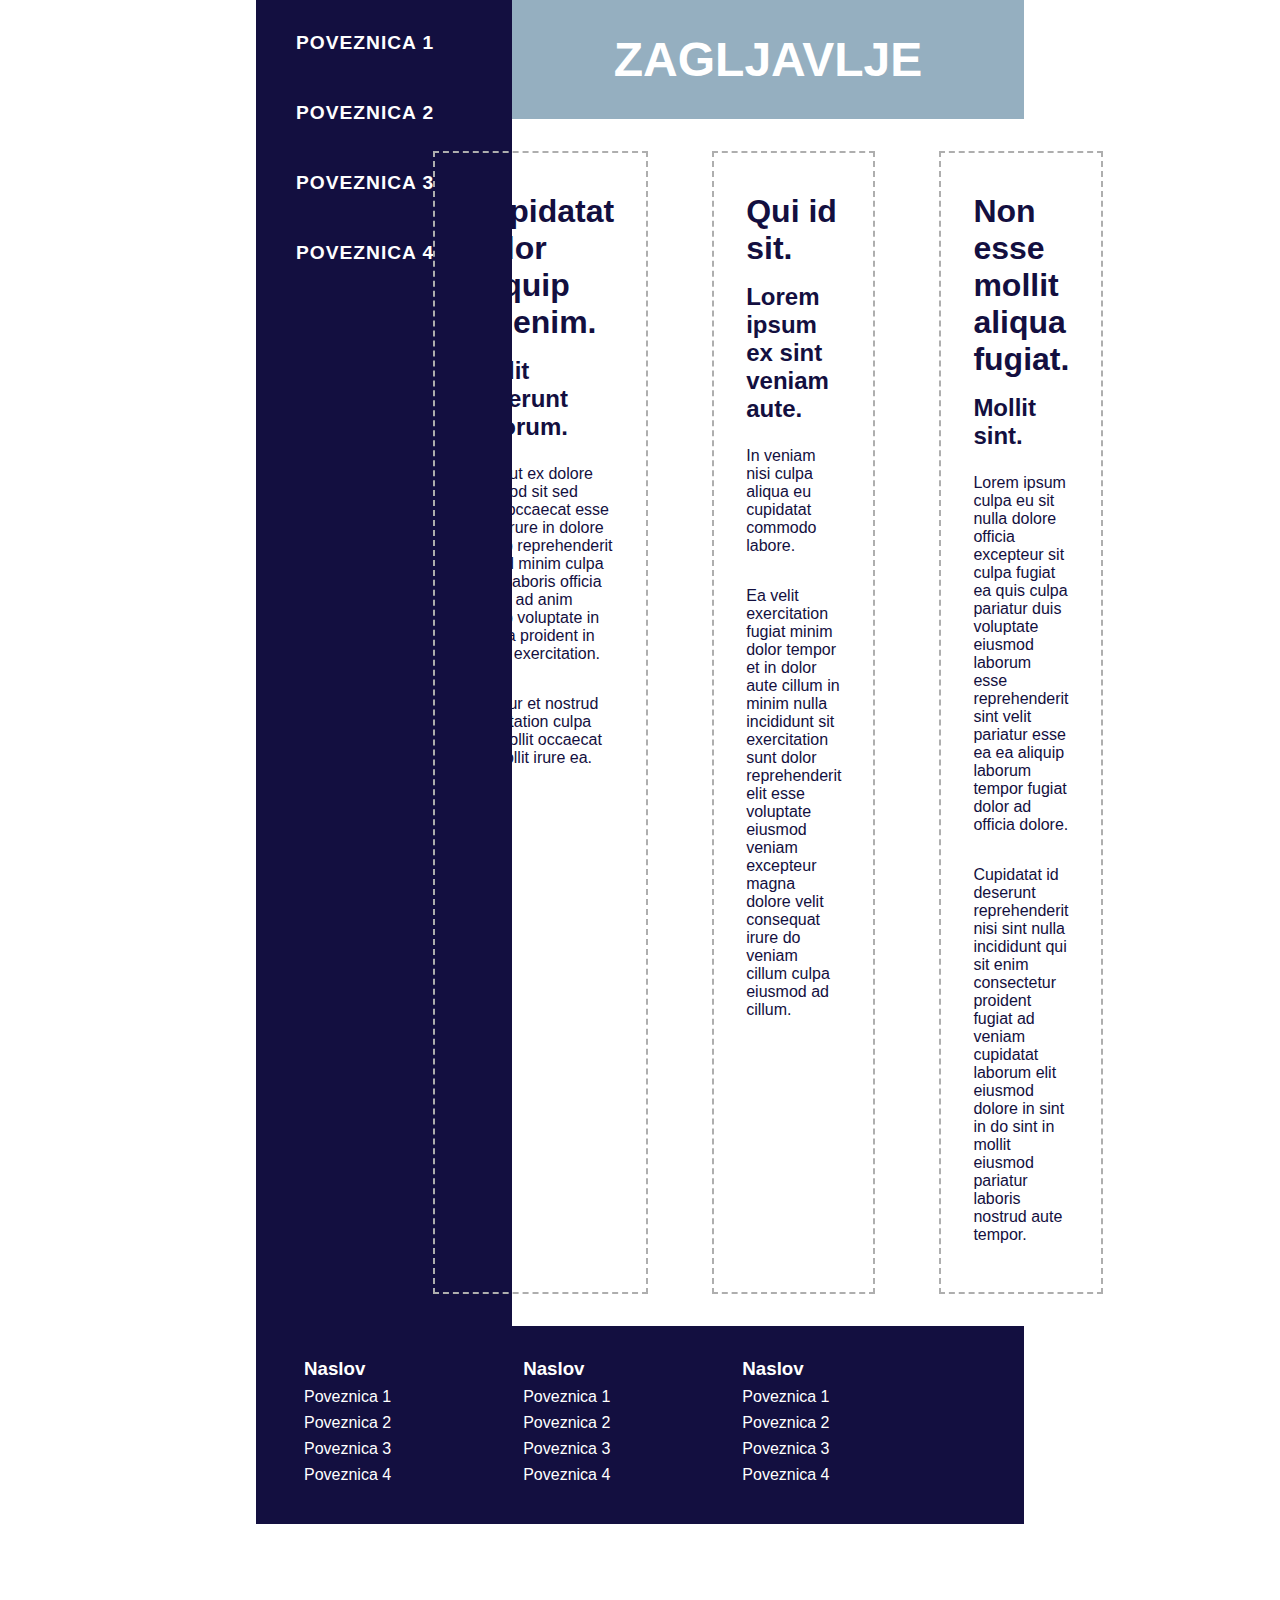
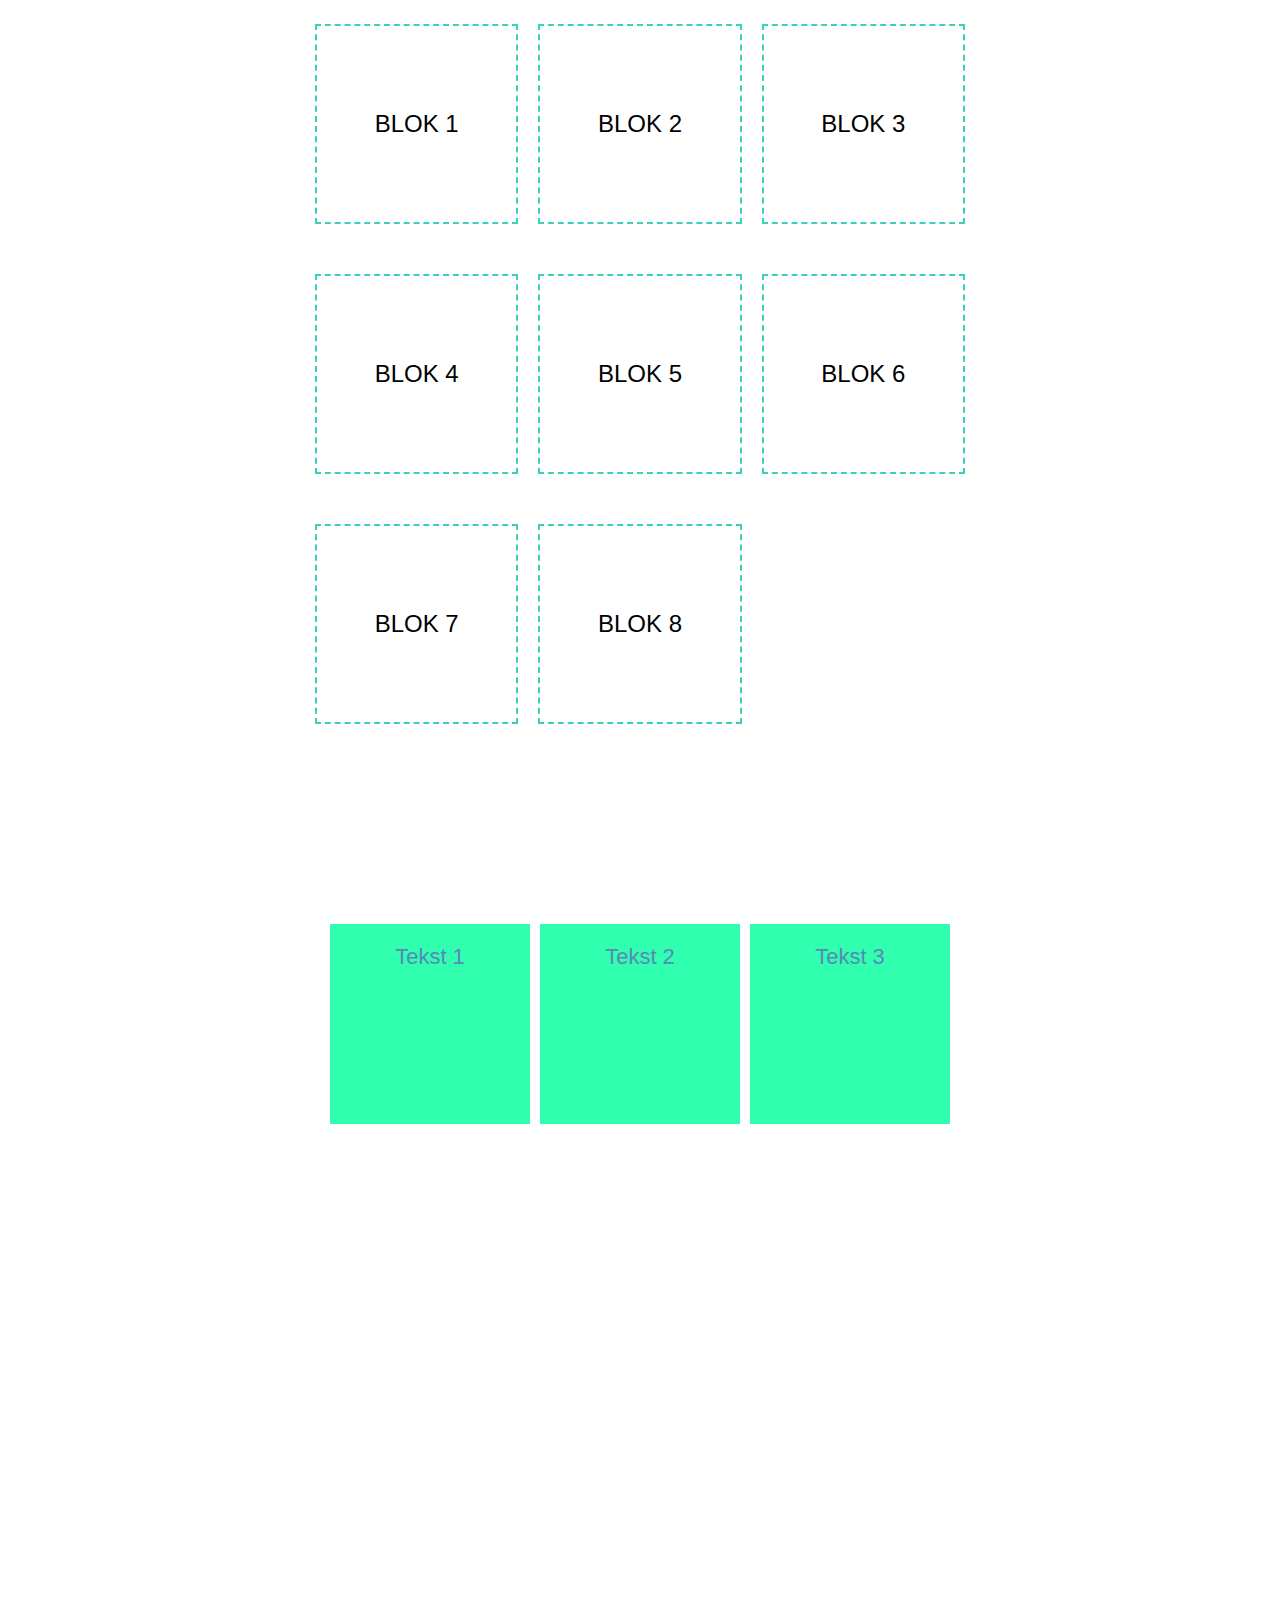
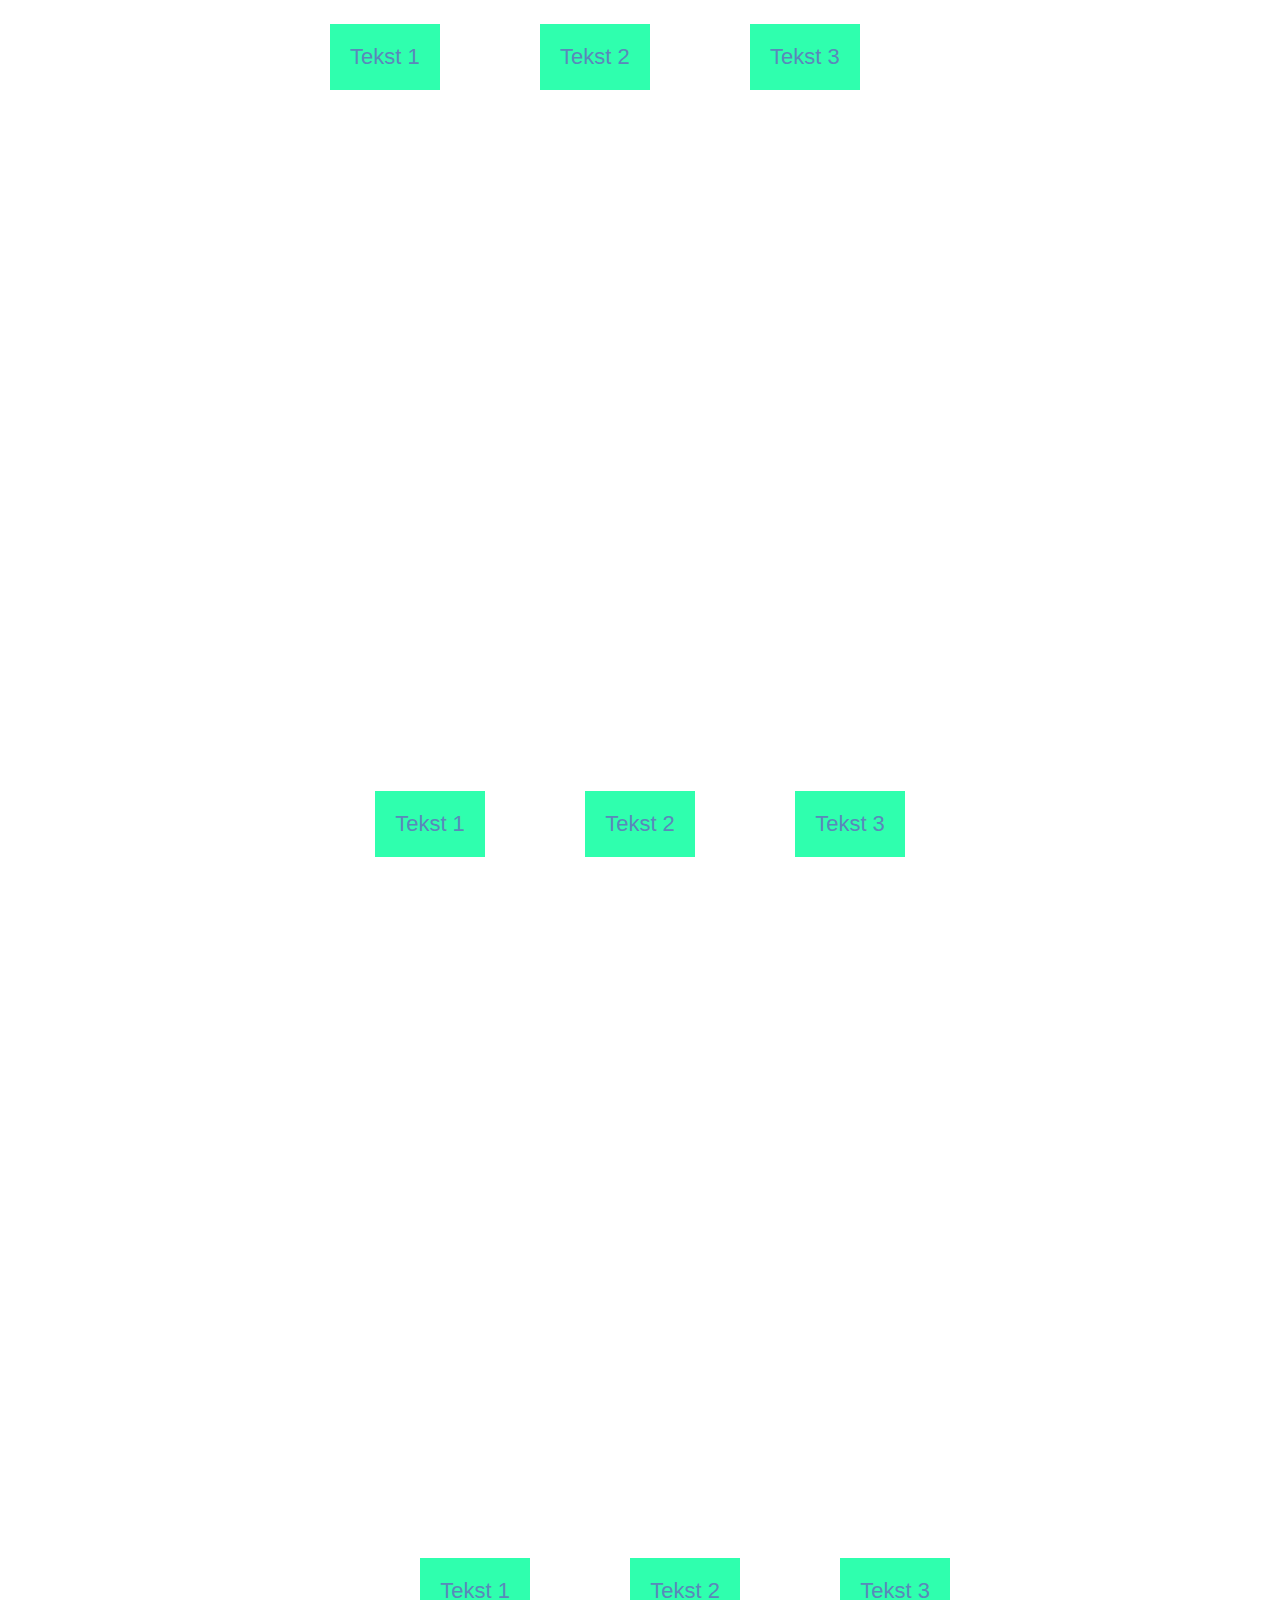
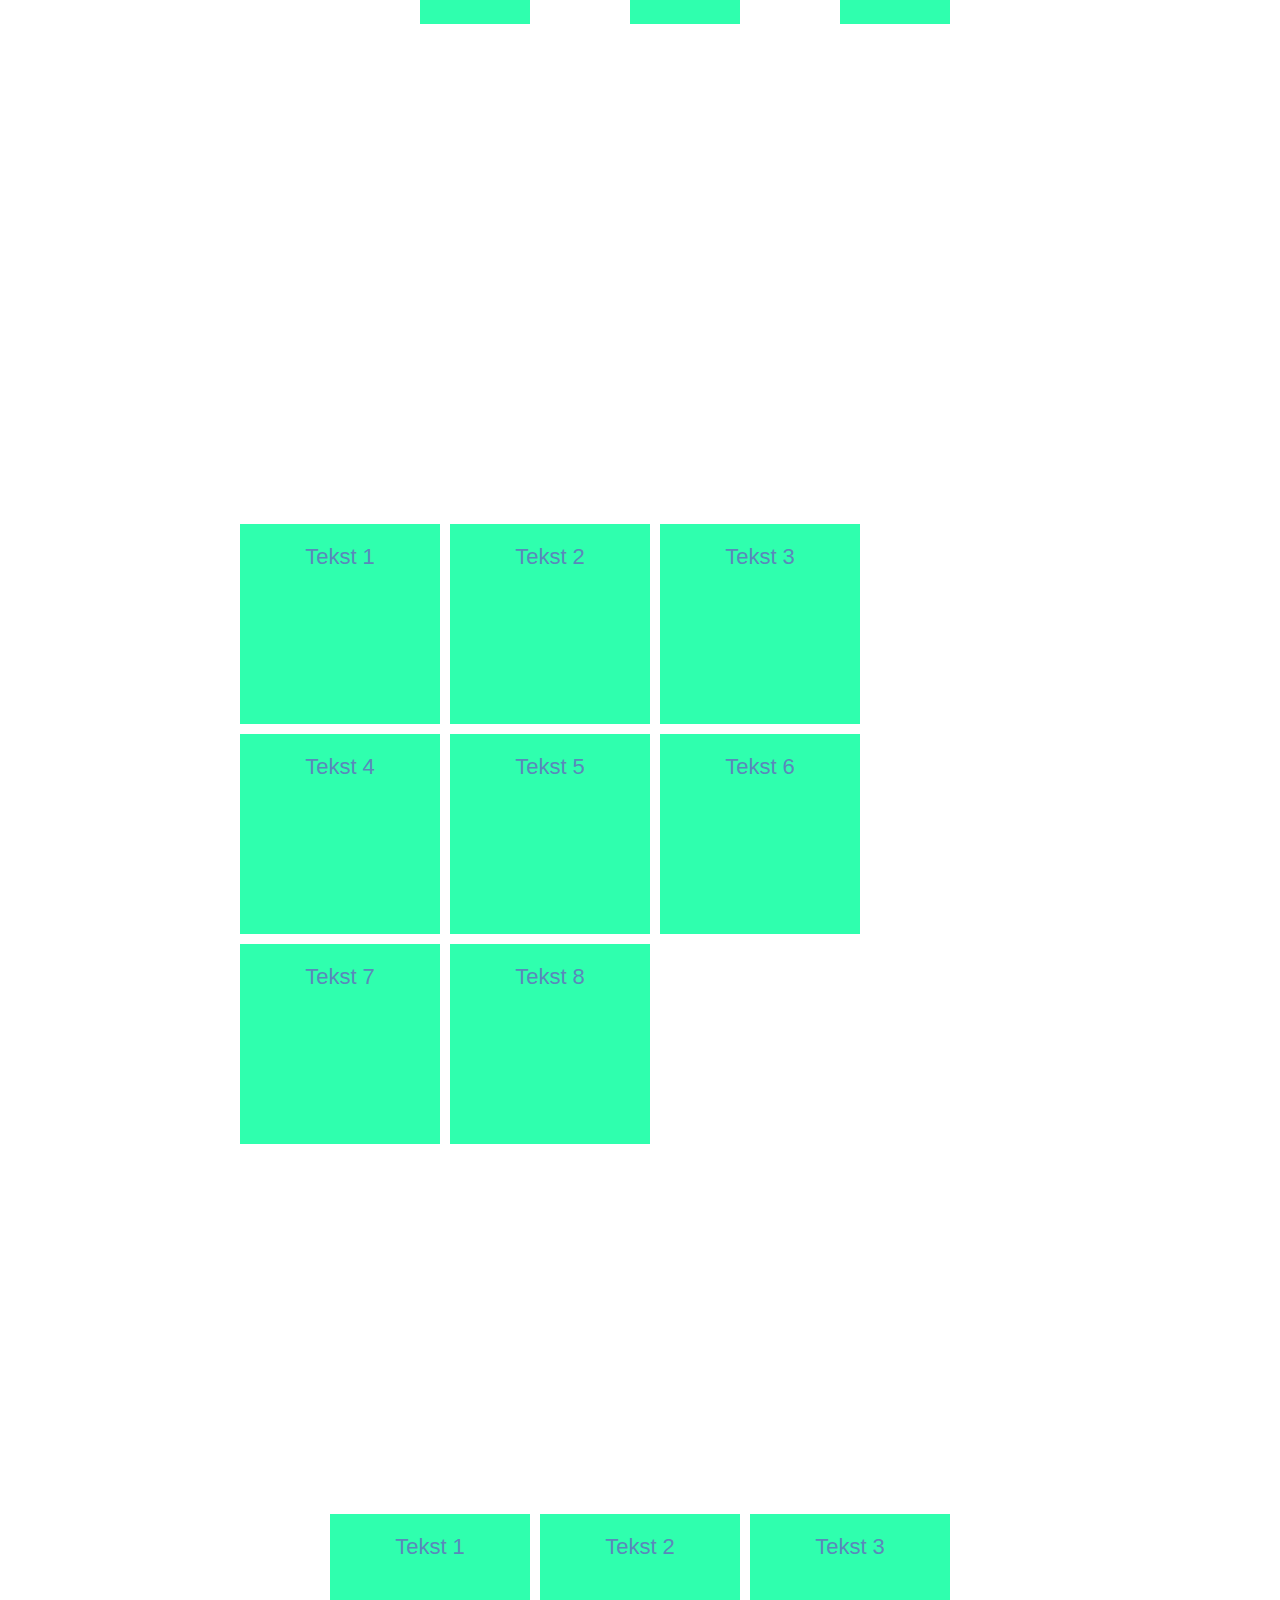
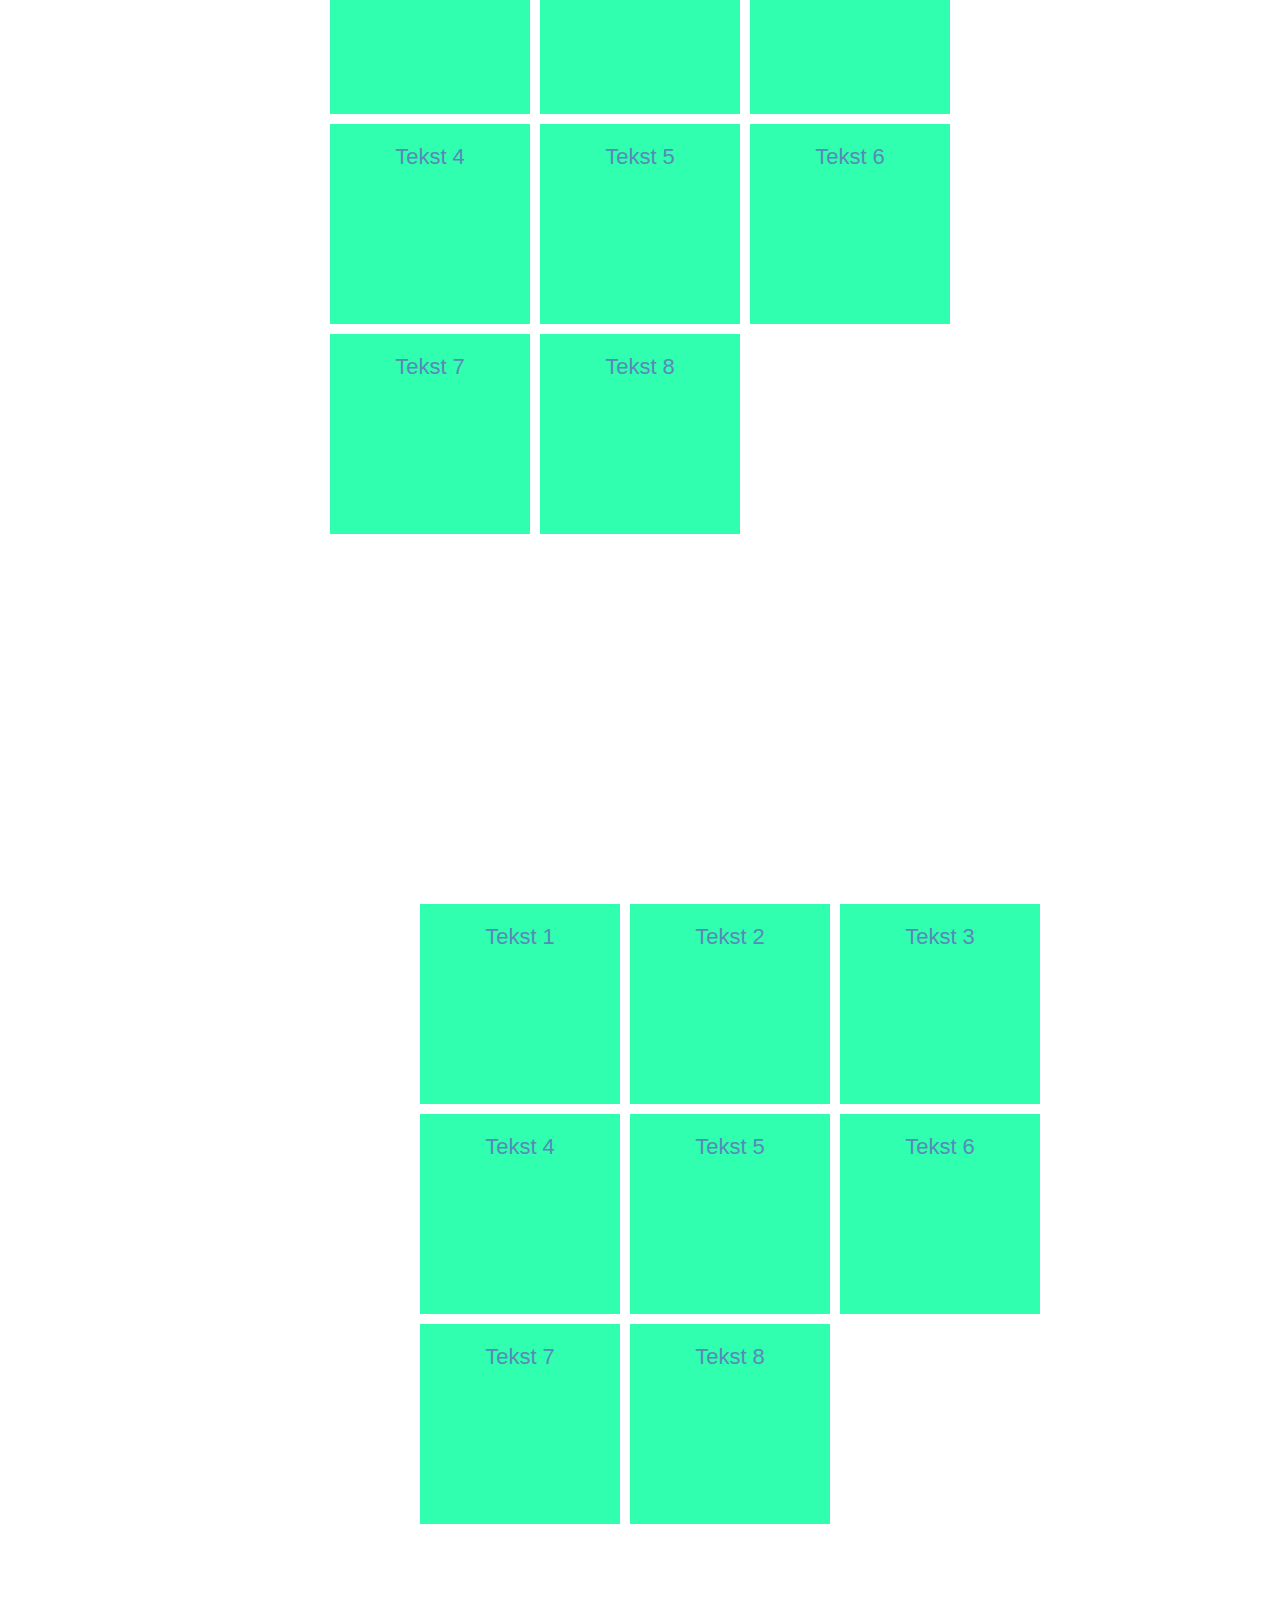
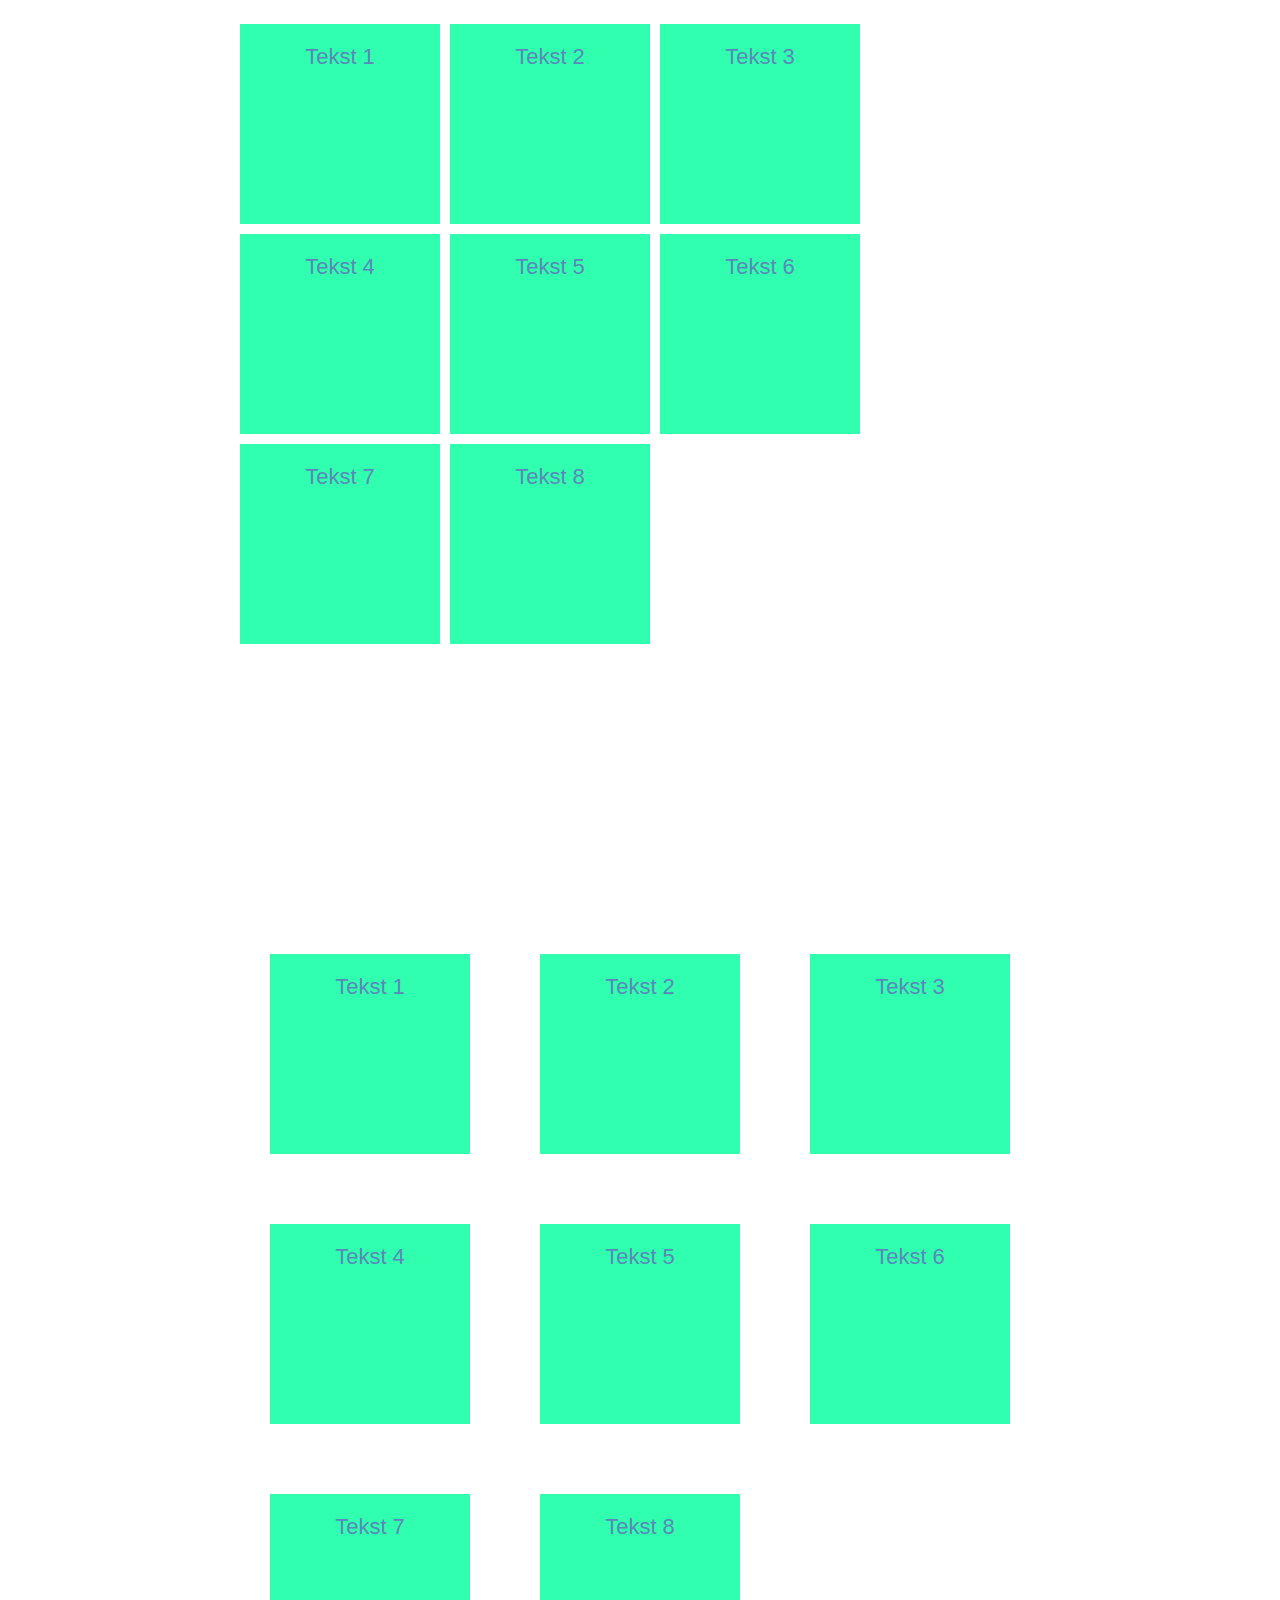
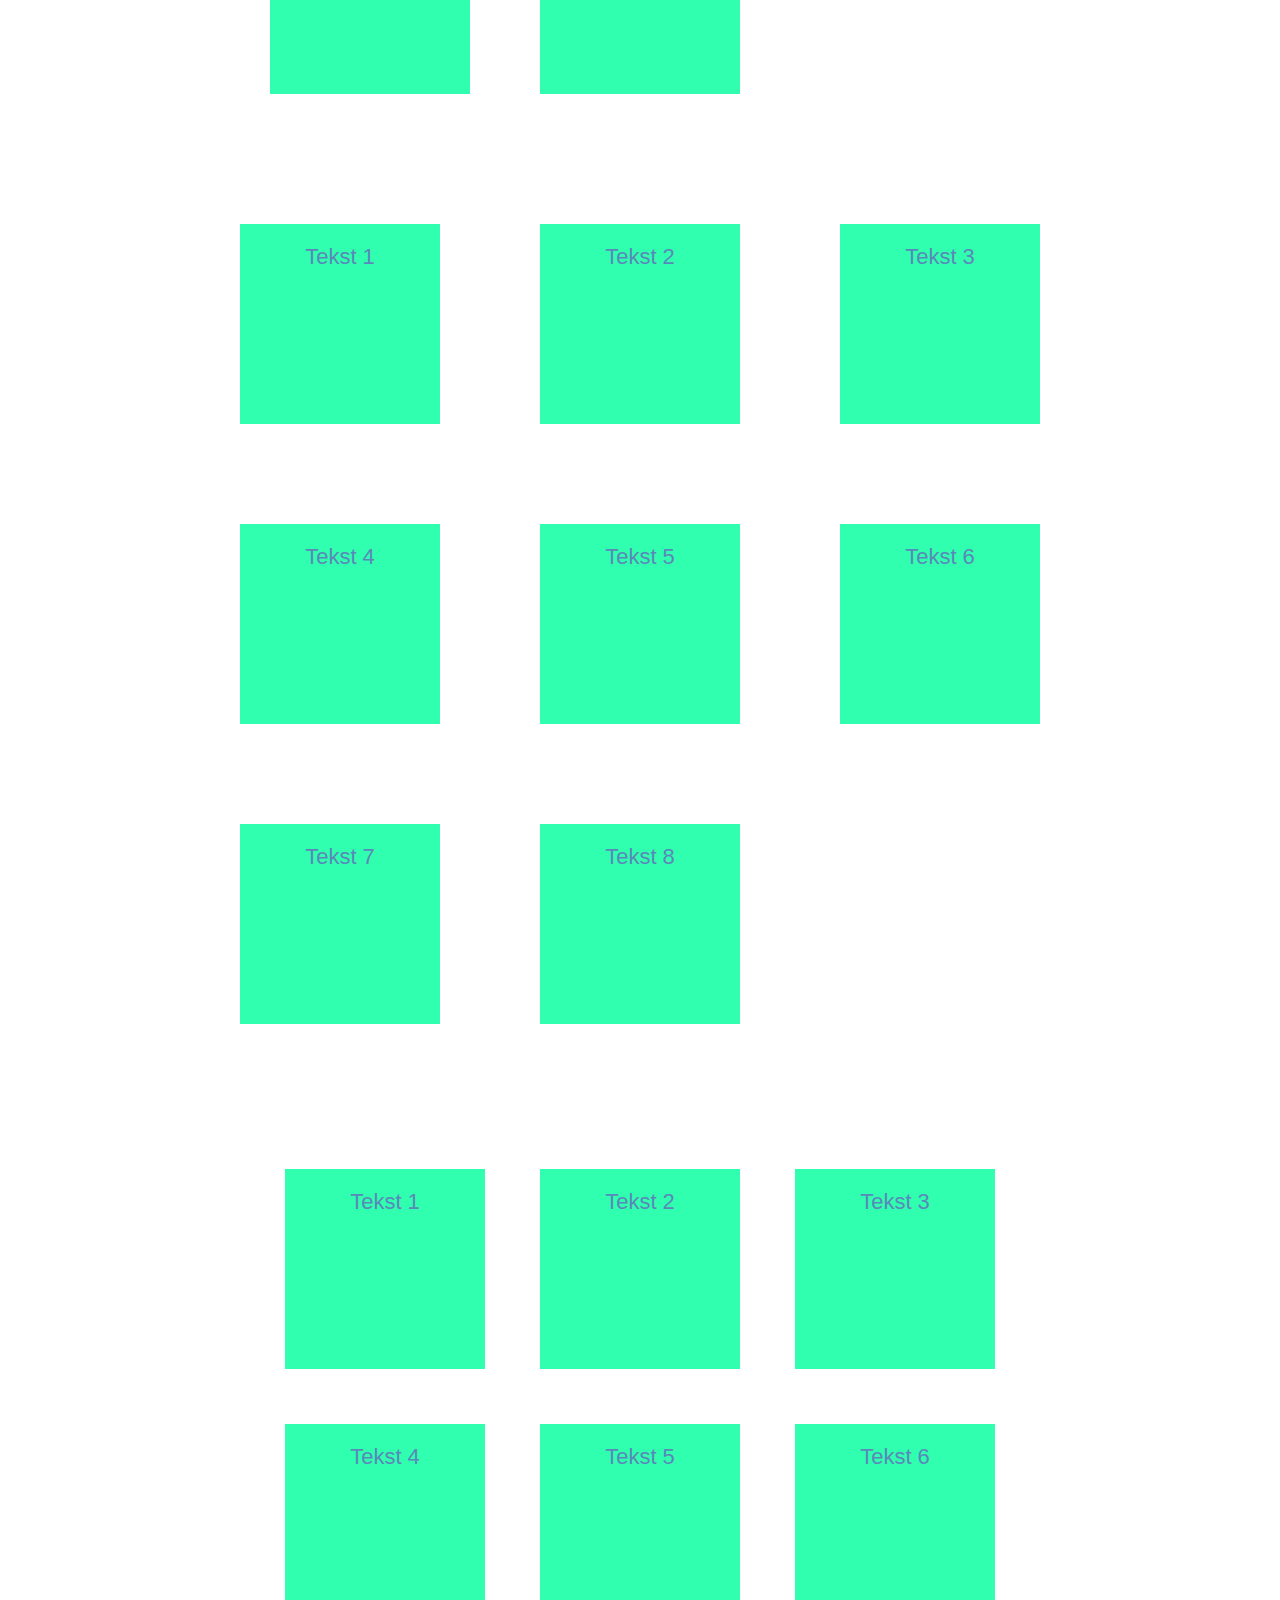
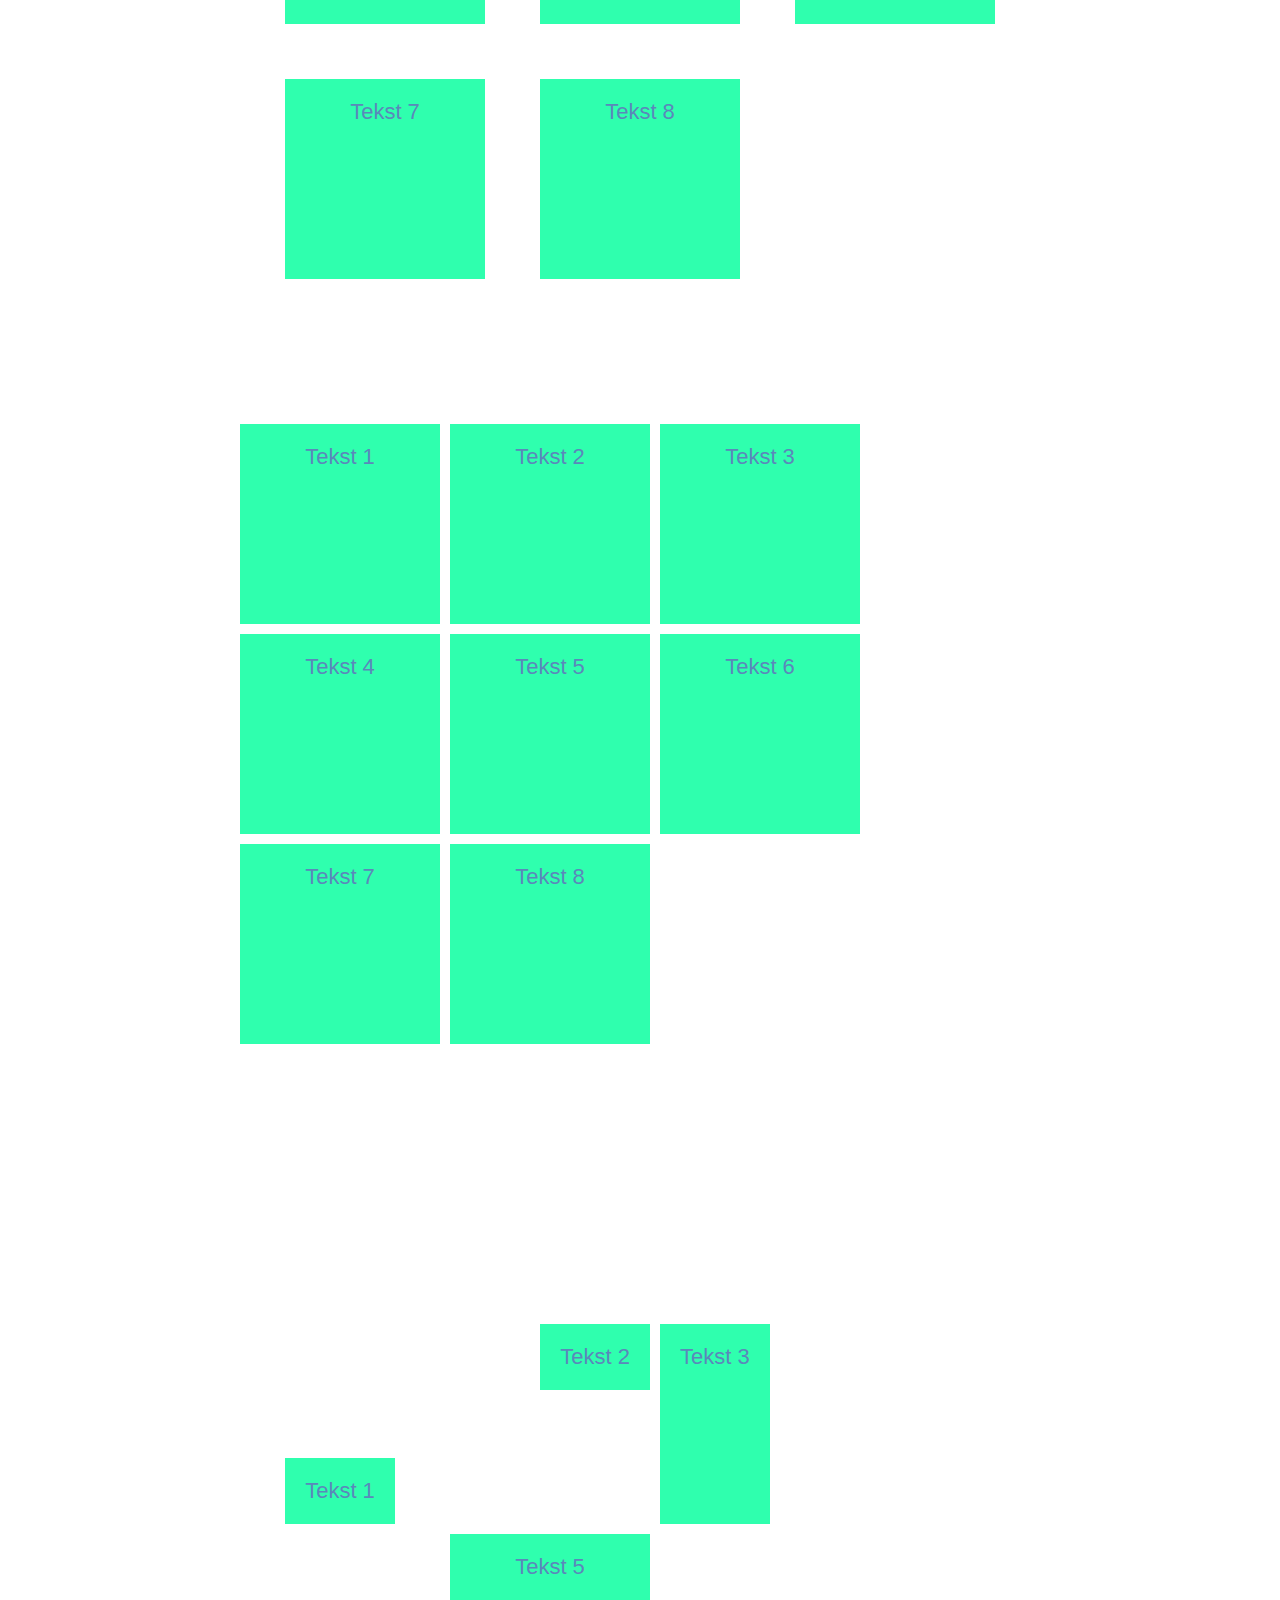
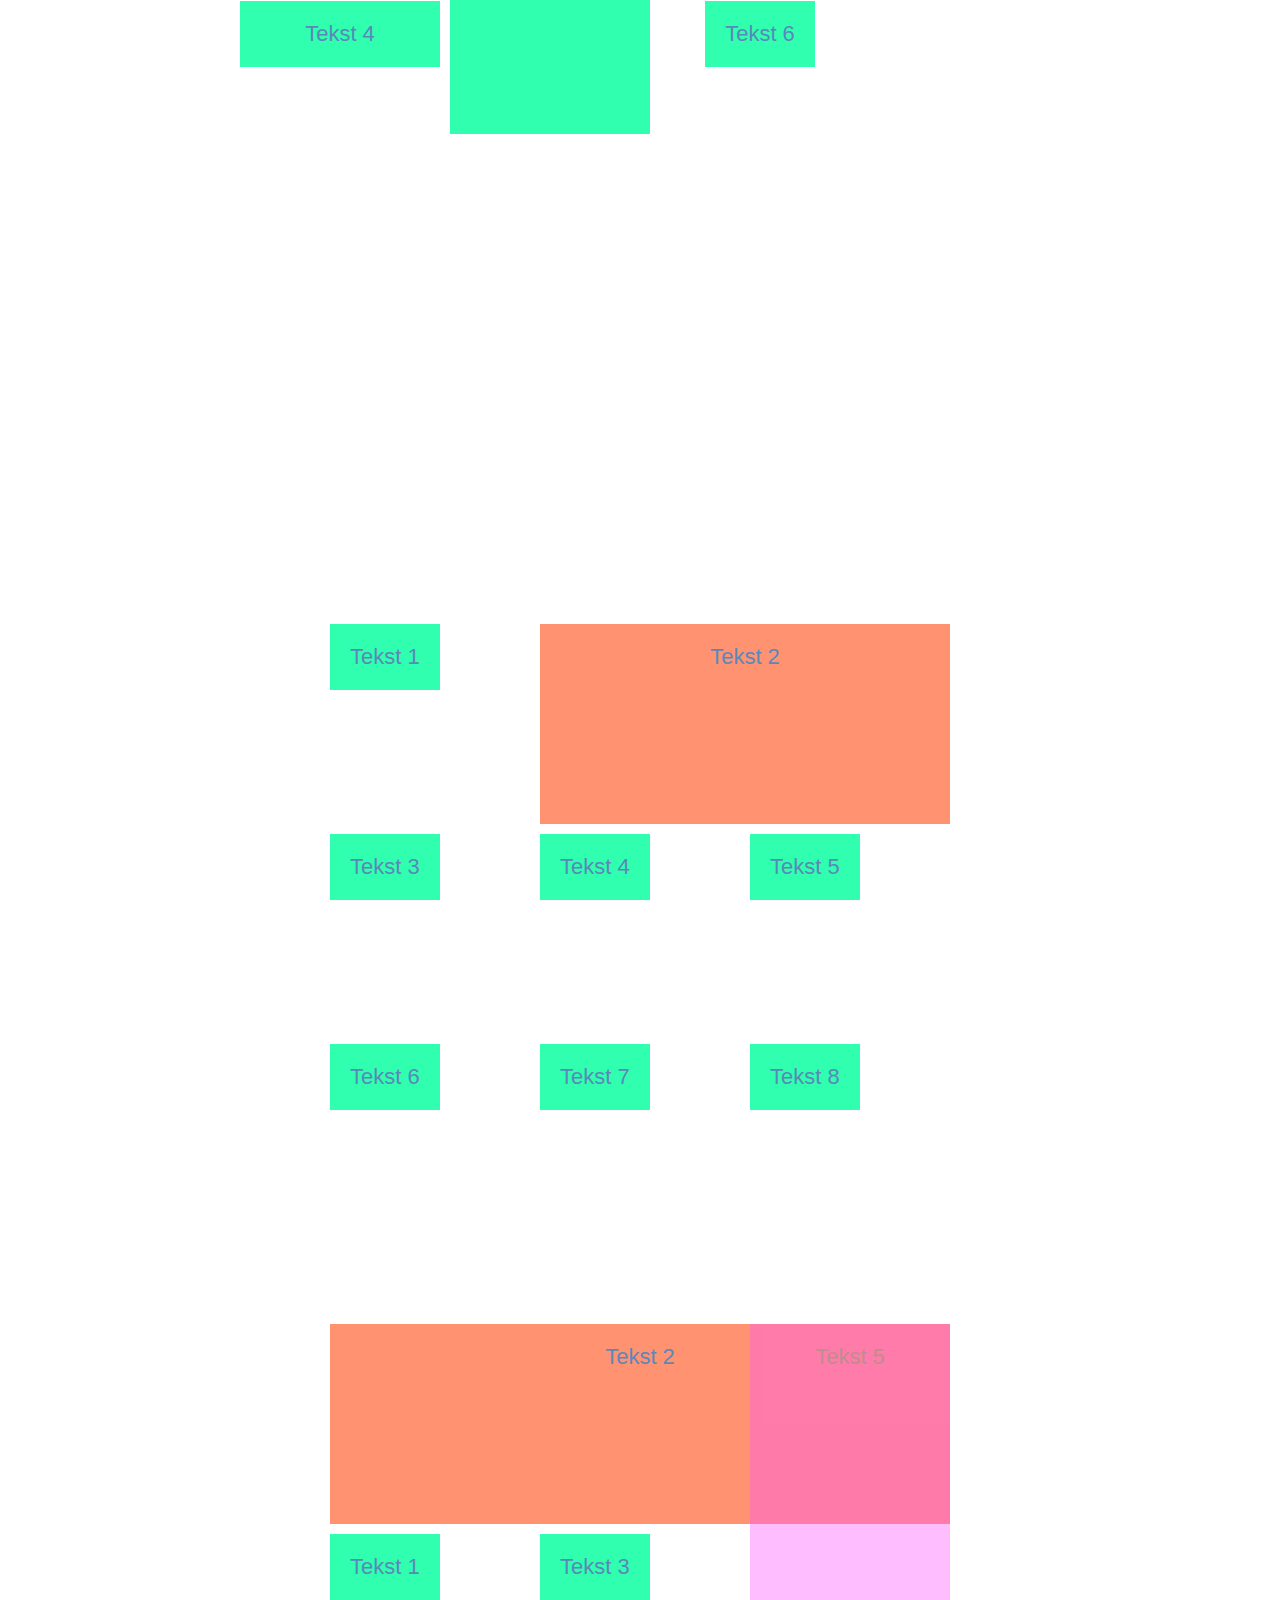
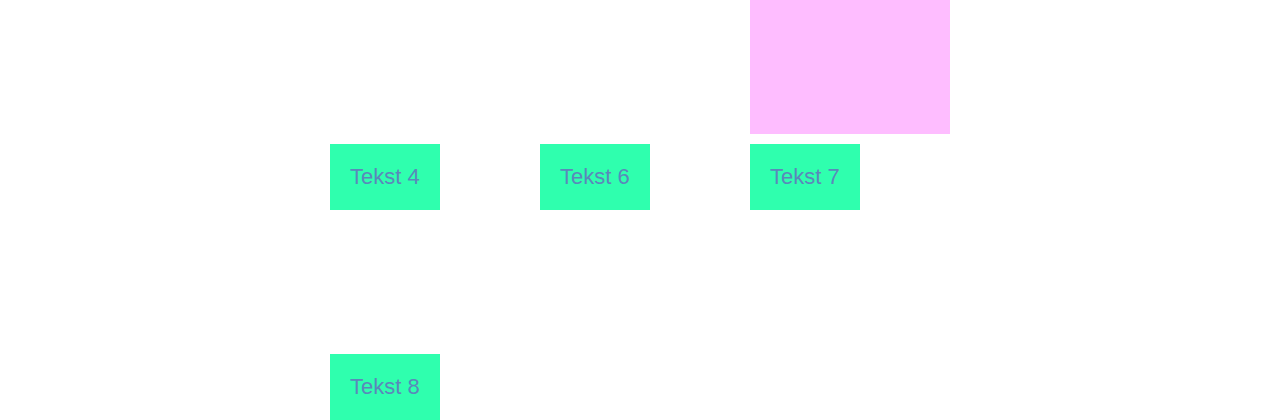
<file: index.html>
<!DOCTYPE html>
<html>
<head>
<meta name="viewport" content="width=device-width, initial-scale=1.0">
<link rel="stylesheet" type="text/css" href="style.css">
	<title>CSS GRID</title>
</head>
<body>

	<div class="grid">

		<header class="zaglavlje">
			<h1>Zagljavlje</h1>
		</header>
		
		<nav class="navigacija">

			<ul>
				<li>Poveznica 1</li>
				<li>Poveznica 2</li>
				<li>Poveznica 3</li>
				<li>Poveznica 4</li>
			</ul>

		</nav>

		<section class="sadrzaj">

			<article class="clanak">
				<h1>Cupidatat dolor aliquip eu enim.</h1>
				<h2>Mollit deserunt laborum.</h2>
				<p>Dolor ut ex dolore eiusmod sit sed dolor occaecat esse enim irure in dolore aliquip reprehenderit sint ad minim culpa mollit laboris officia dolore ad anim aliquip voluptate in magna proident in minim exercitation.</p>
				<p>Pariatur et nostrud exercitation culpa sint mollit occaecat elit mollit irure ea.</p>
			</article>

			<article class="clanak">
				<h1>Qui id sit.</h1>
				<h2>Lorem ipsum ex sint veniam aute.</h2>
				<p>In veniam nisi culpa aliqua eu cupidatat commodo labore.</p>
				<p>Ea velit exercitation fugiat minim dolor tempor et in dolor aute cillum in minim nulla incididunt sit exercitation sunt dolor reprehenderit elit esse voluptate eiusmod veniam excepteur magna dolore velit consequat irure do veniam cillum culpa eiusmod ad cillum.</p>
			</article>

			<article class="clanak">
				<h1>Non esse mollit aliqua fugiat.</h1>
				<h2>Mollit sint.</h2>
				<p>Lorem ipsum culpa eu sit nulla dolore officia excepteur sit culpa fugiat ea quis culpa pariatur duis voluptate eiusmod laborum esse reprehenderit sint velit pariatur esse ea ea aliquip laborum tempor fugiat dolor ad officia dolore.</p>
				<p>Cupidatat id deserunt reprehenderit nisi sint nulla incididunt qui sit enim consectetur proident fugiat ad veniam cupidatat laborum elit eiusmod dolore in sint in do sint in mollit eiusmod pariatur laboris nostrud aute tempor.</p>
			</article>
			
		</section>

		<footer class="podnozje">
			<ul>
				<h3>Naslov</h3>
				<li>Poveznica 1</li>
				<li>Poveznica 2</li>
				<li>Poveznica 3</li>
				<li>Poveznica 4</li>
			</ul>

			<ul>
				<h3>Naslov</h3>
				<li>Poveznica 1</li>
				<li>Poveznica 2</li>
				<li>Poveznica 3</li>
				<li>Poveznica 4</li>
			</ul>

			<ul>
				<h3>Naslov</h3>
				<li>Poveznica 1</li>
				<li>Poveznica 2</li>
				<li>Poveznica 3</li>
				<li>Poveznica 4</li>
			</ul>
		</footer>

	</div>

	<div class="grid2">
		<div>BLOK 1</div>
		<div>BLOK 2</div>
		<div>BLOK 3</div>
		<div>BLOK 4</div>
		<div>BLOK 5</div>
		<div>BLOK 6</div>
		<div>BLOK 7</div>
		<div>BLOK 8</div>
	</div>

	<div class="primjer-pozicija1">
		<p id="blok1">Tekst 1</p>
		<p id="blok2">Tekst 2</p>
		<p id="blok3">Tekst 3</p>
	</div>

	<div class="primjer-pozicija2">
		<p id="blok1">Tekst 1</p>
		<p id="blok2">Tekst 2</p>
		<p id="blok3">Tekst 3</p>
	</div>

	<div class="primjer-pozicija3">
		<p id="blok1">Tekst 1</p>
		<p id="blok2">Tekst 2</p>
		<p id="blok3">Tekst 3</p>
	</div>

	<div class="primjer-pozicija4">
		<p id="blok1">Tekst 1</p>
		<p id="blok2">Tekst 2</p>
		<p id="blok3">Tekst 3</p>
	</div>

	<div class="primjer-content content1">
		<p id="blok1">Tekst 1</p>
		<p id="blok2">Tekst 2</p>
		<p id="blok3">Tekst 3</p>
		<p id="blok4">Tekst 4</p>
		<p id="blok5">Tekst 5</p>
		<p id="blok6">Tekst 6</p>
		<p>Tekst 7</p>
		<p>Tekst 8</p>
	</div>

	<div class="primjer-content content2">
		<p id="blok1">Tekst 1</p>
		<p id="blok2">Tekst 2</p>
		<p id="blok3">Tekst 3</p>
		<p id="blok4">Tekst 4</p>
		<p id="blok5">Tekst 5</p>
		<p id="blok6">Tekst 6</p>
		<p>Tekst 7</p>
		<p>Tekst 8</p>
	</div>

	<div class="primjer-content content3">
		<p id="blok1">Tekst 1</p>
		<p id="blok2">Tekst 2</p>
		<p id="blok3">Tekst 3</p>
		<p id="blok4">Tekst 4</p>
		<p id="blok5">Tekst 5</p>
		<p id="blok6">Tekst 6</p>
		<p>Tekst 7</p>
		<p>Tekst 8</p>
	</div>

	<div class="primjer-content content4">
		<p id="blok1">Tekst 1</p>
		<p id="blok2">Tekst 2</p>
		<p id="blok3">Tekst 3</p>
		<p id="blok4">Tekst 4</p>
		<p id="blok5">Tekst 5</p>
		<p id="blok6">Tekst 6</p>
		<p>Tekst 7</p>
		<p>Tekst 8</p>
	</div>

	<div class="primjer-content content5">
		<p id="blok1">Tekst 1</p>
		<p id="blok2">Tekst 2</p>
		<p id="blok3">Tekst 3</p>
		<p id="blok4">Tekst 4</p>
		<p id="blok5">Tekst 5</p>
		<p id="blok6">Tekst 6</p>
		<p>Tekst 7</p>
		<p>Tekst 8</p>
	</div>

	<div class="primjer-content content6">
		<p id="blok1">Tekst 1</p>
		<p id="blok2">Tekst 2</p>
		<p id="blok3">Tekst 3</p>
		<p id="blok4">Tekst 4</p>
		<p id="blok5">Tekst 5</p>
		<p id="blok6">Tekst 6</p>
		<p>Tekst 7</p>
		<p>Tekst 8</p>
	</div>


	<div class="primjer-content content7">
		<p id="blok1">Tekst 1</p>
		<p id="blok2">Tekst 2</p>
		<p id="blok3">Tekst 3</p>
		<p id="blok4">Tekst 4</p>
		<p id="blok5">Tekst 5</p>
		<p id="blok6">Tekst 6</p>
		<p>Tekst 7</p>
		<p>Tekst 8</p>
	</div>

	<div class="primjer-content content8">
		<p id="blok1">Tekst 1</p>
		<p id="blok2">Tekst 2</p>
		<p id="blok3">Tekst 3</p>
		<p id="blok4">Tekst 4</p>
		<p id="blok5">Tekst 5</p>
		<p id="blok6">Tekst 6</p>
		<p>Tekst 7</p>
		<p>Tekst 8</p>
	</div>

	<div class="primjer-content content9">
		<p id="blok1">Tekst 1</p>
		<p id="blok2">Tekst 2</p>
		<p id="blok3">Tekst 3</p>
		<p id="blok4">Tekst 4</p>
		<p id="blok5">Tekst 5</p>
		<p id="blok6">Tekst 6</p>
	</div>

	<div class="primjer-blok blok1">
		<p id="blok1">Tekst 1</p>
		<p id="blok2">Tekst 2</p>
		<p id="blok3">Tekst 3</p>
		<p id="blok4">Tekst 4</p>
		<p id="blok5">Tekst 5</p>
		<p id="blok6">Tekst 6</p>
		<p>Tekst 7</p>
		<p>Tekst 8</p>
	</div>

	<div class="primjer-blok blok2">
		<p id="blok1">Tekst 1</p>
		<p id="blok2">Tekst 2</p>
		<p id="blok3">Tekst 3</p>
		<p id="blok4">Tekst 4</p>
		<p id="blok5">Tekst 5</p>
		<p id="blok6">Tekst 6</p>
		<p>Tekst 7</p>
		<p>Tekst 8</p>
	</div>

</body>
</html>
</file>
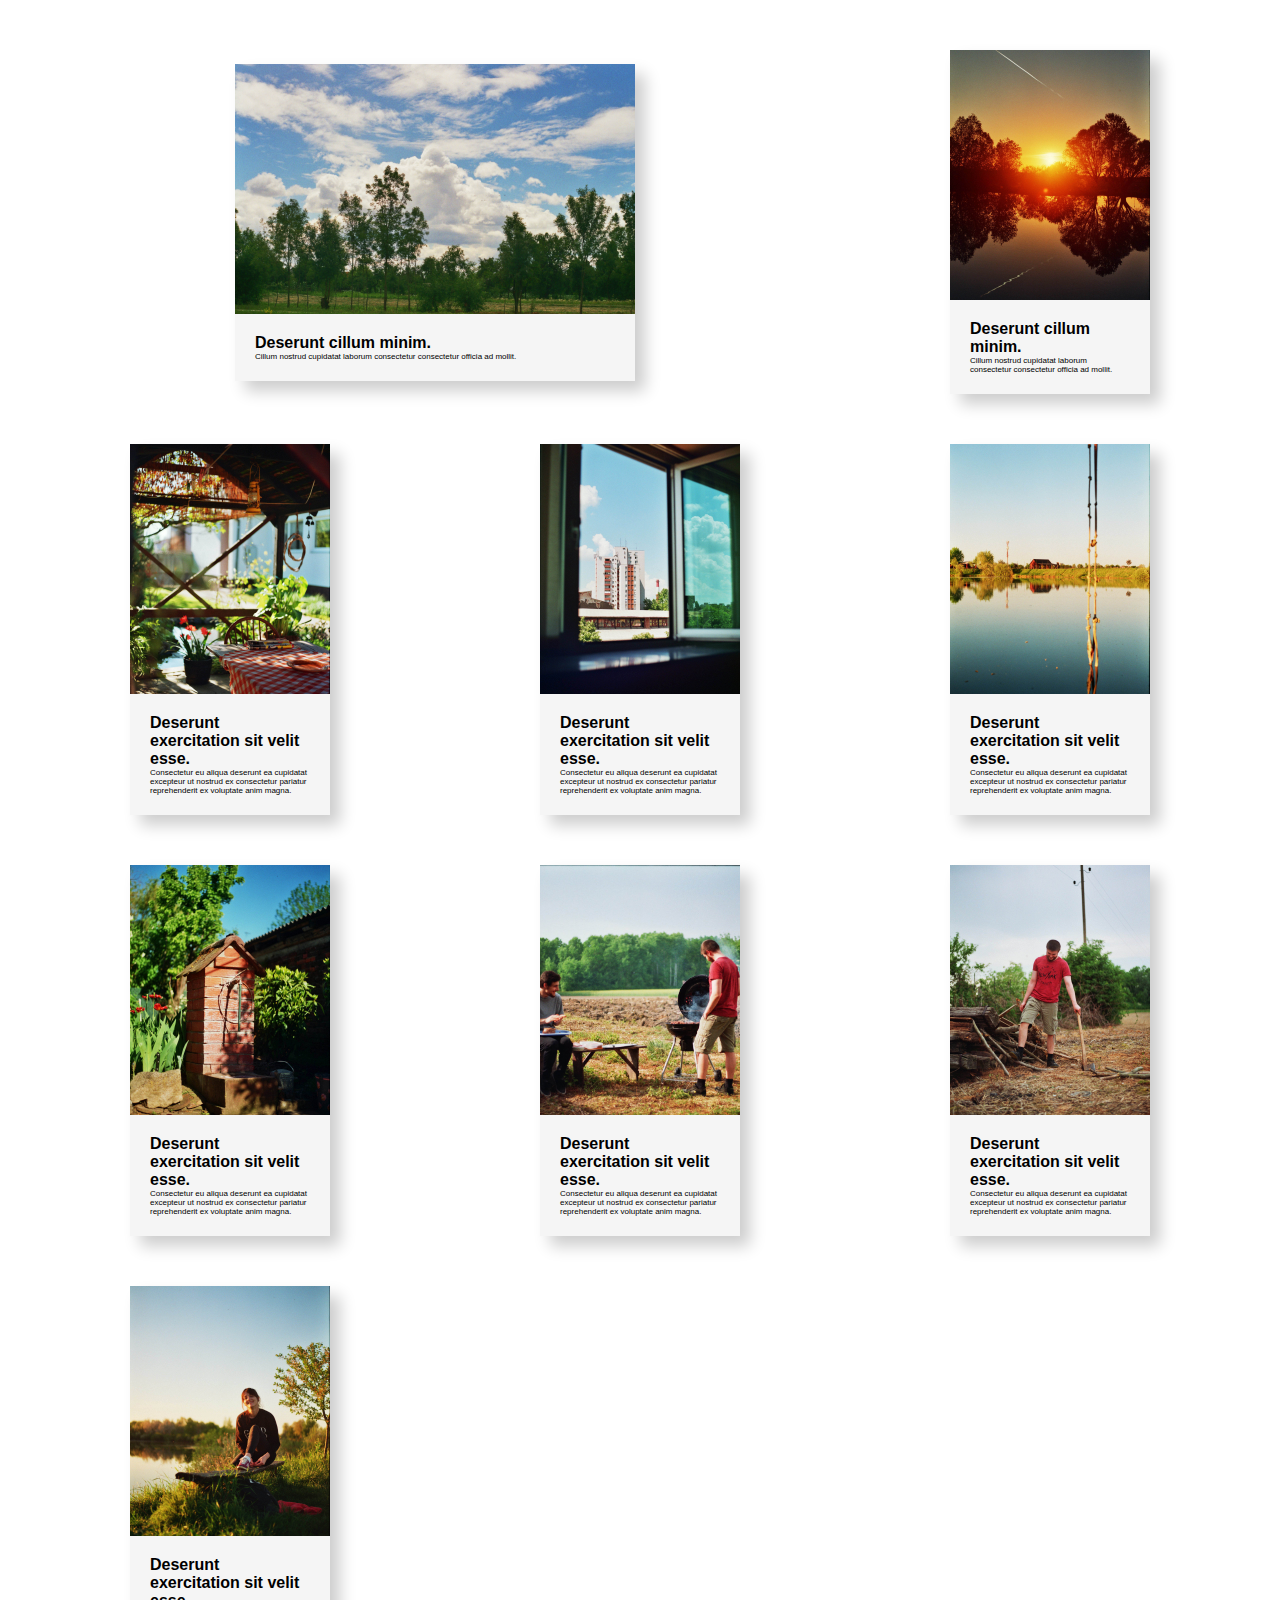
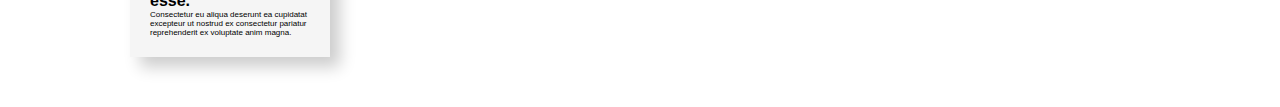
<file: primjer.html>
<!DOCTYPE html>
<html>
<head>
<meta name="viewport" content="width=device-width, initial-scale=1.0">
<link rel="stylesheet" type="text/css" href="style.css">
	<title>CSS GRID</title>
</head>
<body>

	<div class="galerija">

		<div class="blok horizontalna-fotografija">
			<div class="blok__fotografija">
				<img src="img/_13_00026.jpg">
			</div>
			<div class="blok__info">
				<h1>Deserunt cillum minim.</h1>
				<p>Cillum nostrud cupidatat laborum consectetur consectetur officia ad mollit.</p>
			</div>	
		</div>
		
		<div class="blok">
			<div class="blok__fotografija">
				<img src="img/__8_00027.jpg">
			</div>
			<div class="blok__info">
				<h1>Deserunt cillum minim.</h1>
				<p>Cillum nostrud cupidatat laborum consectetur consectetur officia ad mollit.</p>
			</div>	
		</div>

		<div class="blok ">
			<div class="blok__fotografija">
				<img src="img/_12_00023.jpg">
			</div>

			<div class="blok__info">
				<h1>Deserunt exercitation sit velit esse.</h1>
				<p>Consectetur eu aliqua deserunt ea cupidatat excepteur ut nostrud ex consectetur pariatur reprehenderit ex voluptate anim magna.</p>
			</div>	
		</div>

		<div class="blok">
			<div class="blok__fotografija">
				<img src="img/_28_00007.jpg">
			</div>

			<div class="blok__info">
				<h1>Deserunt exercitation sit velit esse.</h1>
				<p>Consectetur eu aliqua deserunt ea cupidatat excepteur ut nostrud ex consectetur pariatur reprehenderit ex voluptate anim magna.</p>
			</div>	
		</div>

		<div class="blok">
			<div class="blok__fotografija">
				<img src="img/__4_00031.jpg">
			</div>

			<div class="blok__info">
				<h1>Deserunt exercitation sit velit esse.</h1>
				<p>Consectetur eu aliqua deserunt ea cupidatat excepteur ut nostrud ex consectetur pariatur reprehenderit ex voluptate anim magna.</p>
			</div>	
		</div>

		<div class="blok">
			<div class="blok__fotografija">
				<img src="img/_11_00024.jpg">
			</div>

			<div class="blok__info">
				<h1>Deserunt exercitation sit velit esse.</h1>
				<p>Consectetur eu aliqua deserunt ea cupidatat excepteur ut nostrud ex consectetur pariatur reprehenderit ex voluptate anim magna.</p>
			</div>	
		</div>

		<div class="blok">
			<div class="blok__fotografija">
				<img src="img/_21_00014.jpg">
			</div>

			<div class="blok__info">
				<h1>Deserunt exercitation sit velit esse.</h1>
				<p>Consectetur eu aliqua deserunt ea cupidatat excepteur ut nostrud ex consectetur pariatur reprehenderit ex voluptate anim magna.</p>
			</div>	
		</div>

		<div class="blok">
			<div class="blok__fotografija">
				<img src="img/_18_00017.jpg">
			</div>

			<div class="blok__info">
				<h1>Deserunt exercitation sit velit esse.</h1>
				<p>Consectetur eu aliqua deserunt ea cupidatat excepteur ut nostrud ex consectetur pariatur reprehenderit ex voluptate anim magna.</p>
			</div>	
		</div>

		<div class="blok">
			<div class="blok__fotografija">
				<img src="img/__6_00029.jpg">
			</div>

			<div class="blok__info">
				<h1>Deserunt exercitation sit velit esse.</h1>
				<p>Consectetur eu aliqua deserunt ea cupidatat excepteur ut nostrud ex consectetur pariatur reprehenderit ex voluptate anim magna.</p>
			</div>	
		</div>

	</div>	

</body>
</html>
</file>
<file: style.css>
* {
  box-sizing: border-box;
  padding: 0;
  margin: 0;
  font-family: calibri, sans-serif; }

body, html {
  height: 100%;
  width: 100%; }

body {
  margin: 0 auto;
  background: white; }

.grid {
  margin: 0 auto;
  width: 60%;
  display: grid;
  grid-template-columns: 1fr 1fr 1fr;
  grid-template-areas: "navigacija zaglavlje zaglavlje" "navigacija sadrzaj sadrzaj" "navigacija sadrzaj sadrzaj" "podnozje podnozje podnozje"; }

header {
  background: #95afc0;
  padding: 2rem;
  font-size: 1.5rem;
  color: white;
  text-align: center;
  font-family: sans-serif;
  font-weight: 900;
  text-transform: uppercase; }

.zaglavlje {
  grid-area: zaglavlje; }

.navigacija {
  grid-area: navigacija; }
  .navigacija ul {
    display: flex;
    flex-direction: column; }

.sadrzaj {
  grid-area: sadrzaj; }

.podnozje {
  grid-area: podnozje; }

.podnozje {
  display: flex;
  justify-content: flex-start;
  color: white;
  background: #130f40;
  padding: 1rem; }
  .podnozje ul {
    margin: 1rem 2rem;
    margin-right: 100px;
    list-style-type: none; }
    .podnozje ul li {
      margin: 0.5rem 0; }

.sadrzaj {
  display: flex;
  justify-content: center; }

nav {
  background: #130f40;
  padding: 0.5rem 1rem; }
  nav ul li {
    text-decoration: none;
    list-style-type: none;
    color: white;
    padding: 1.5rem;
    font-size: 1.2rem;
    text-transform: uppercase;
    letter-spacing: 1px;
    font-weight: 800; }
  nav ul {
    display: flex;
    justify-content: flex-start; }

article {
  margin: 2rem;
  padding: 2rem;
  width: 460px;
  border: 2px dashed #AEAEAE;
  color: #130f40; }
  article h1 {
    padding: 0.5rem 0;
    font-size: 2rem;
    font-weight: 900; }
  article h2 {
    padding: 0.5rem 0; }
  article p {
    padding: 1rem 0; }

.grid2 {
  margin: 0 auto;
  background: white;
  padding: 100px;
  width: 850px;
  display: grid;
  grid-template-columns: 1fr 1fr 1fr;
  grid-gap: 50px 20px; }
  .grid2 div {
    font-size: 24px;
    display: block;
    width: 100%;
    height: 200px;
    border: 2px dashed #3BD0B9;
    display: flex;
    text-align: center;
    align-items: center;
    justify-content: center; }

.primjer-pozicija1 {
  display: grid;
  height: 600px;
  width: fit-content;
  grid-template-columns: 200px 200px 200px;
  grid-auto-rows: 200px;
  margin: 100px auto;
  place-items: stretch;
  grid-gap: 10px; }
  .primjer-pozicija1 p {
    padding: 20px;
    background: #2FFFAE;
    color: white;
    display: inline-block;
    text-align: center;
    font-size: 22px;
    color: #5B88BA; }

.primjer-pozicija2 {
  display: grid;
  height: 600px;
  width: fit-content;
  grid-template-columns: 200px 200px 200px;
  grid-auto-rows: 200px;
  margin: 100px auto;
  place-items: start;
  grid-gap: 10px; }
  .primjer-pozicija2 p {
    padding: 20px;
    background: #2FFFAE;
    color: white;
    display: inline-block;
    text-align: center;
    font-size: 22px;
    color: #5B88BA; }

.primjer-pozicija3 {
  display: grid;
  height: 600px;
  width: fit-content;
  grid-template-columns: 200px 200px 200px;
  grid-auto-rows: 200px;
  margin: 100px auto;
  place-items: center;
  grid-gap: 10px; }
  .primjer-pozicija3 p {
    padding: 20px;
    background: #2FFFAE;
    color: white;
    display: inline-block;
    text-align: center;
    font-size: 22px;
    color: #5B88BA; }

.primjer-pozicija4 {
  display: grid;
  height: 600px;
  width: fit-content;
  grid-template-columns: 200px 200px 200px;
  grid-auto-rows: 200px;
  margin: 100px auto;
  place-items: end;
  grid-gap: 10px; }
  .primjer-pozicija4 p {
    padding: 20px;
    background: #2FFFAE;
    color: white;
    display: inline-block;
    text-align: center;
    font-size: 22px;
    color: #5B88BA; }

.primjer-content {
  display: grid;
  height: 800px;
  width: 800px;
  grid-template-columns: 200px 200px 200px;
  grid-auto-rows: 200px;
  margin: 100px auto;
  place-content: start;
  place-items: stretch;
  grid-gap: 10px; }
  .primjer-content p {
    padding: 20px;
    background: #2FFFAE;
    color: white;
    display: inline-block;
    text-align: center;
    font-size: 22px;
    color: #5B88BA; }
  .primjer-content.content2 {
    place-content: center; }
  .primjer-content.content3 {
    place-content: end; }
  .primjer-content.content4 {
    place-content: stretch; }
  .primjer-content.content5 {
    place-content: space-around; }
  .primjer-content.content6 {
    place-content: space-between; }
  .primjer-content.content7 {
    place-content: space-evenly; }
  .primjer-content.content8 {
    place-content: stretch; }
  .primjer-content.content9 #blok1 {
    align-self: end;
    justify-self: center; }
  .primjer-content.content9 #blok2 {
    align-self: start;
    justify-self: end; }
  .primjer-content.content9 #blok3 {
    align-self: stretch;
    justify-self: start; }
  .primjer-content.content9 #blok4 {
    align-self: center;
    justify-self: stretch; }
  .primjer-content.content9 #blok5 {
    align-self: stretch;
    justify-self: stretch; }
  .primjer-content.content9 #blok6 {
    align-self: center;
    justify-self: center; }

.primjer-blok {
  display: grid;
  height: 600px;
  width: fit-content;
  grid-template-columns: 200px 200px 200px;
  grid-auto-rows: 200px;
  margin: 100px auto;
  place-items: start;
  grid-gap: 10px; }
  .primjer-blok.blok1 #blok2 {
    grid-column: 2 / 4;
    grid-row: 1;
    background: #FF9271;
    align-self: stretch;
    justify-self: stretch;
    z-index: 1; }
  .primjer-blok.blok2 #blok2 {
    grid-column: 1 / 4;
    grid-row: 1;
    background: #FF9271;
    align-self: stretch;
    justify-self: stretch;
    z-index: 1; }
  .primjer-blok.blok2 #blok5 {
    grid-row: 1 / 3;
    grid-column: 3 / 4;
    z-index: 2;
    opacity: 0.4;
    background: #FD59FF;
    align-self: stretch;
    justify-self: stretch; }
  .primjer-blok p {
    padding: 20px;
    background: #2FFFAE;
    color: white;
    display: inline-block;
    text-align: center;
    font-size: 22px;
    color: #5B88BA; }

.galerija {
  display: grid;
  grid-template-columns: 1fr;
  place-content: center;
  place-items: center;
  grid-gap: 50px;
  padding: 50px; }

.blok {
  display: grid;
  width: 200px;
  grid-template-columns: 1fr;
  overflow: hidden;
  font-family: calibri;
  box-shadow: 10px 10px 15px rgba(0, 0, 0, 0.2); }
  .blok__info {
    background: white;
    display: grid;
    font-size: 8px;
    padding: 20px;
    background: #F5F5F5; }
    .blok__info h1 {
      padding: 0;
      margin: 0; }
  .blok__fotografija {
    display: block;
    height: 250px;
    width: 100%; }
    .blok__fotografija img {
      height: 100%;
      width: 100%;
      object-fit: cover; }

.horizontalna-fotografija {
  /*width: 100%;*/
  grid-column: span 1; }
  .horizontalna-fotografija img {
    object-fit: cover; }

@media only screen and (min-width: 512px) {
  .galerija {
    grid-template-columns: 1fr 1fr; } }
@media only screen and (min-width: 1024px) {
  .horizontalna-fotografija {
    grid-column: span 2;
    width: 400px;
    align-self: center;
    justify-self: center; }

  .galerija {
    grid-template-columns: 1fr 1fr 1fr; } }
@media only screen and (min-width: 1440px) {
  .galerija {
    grid-template-columns: 1fr 1fr 1fr 1fr; } }

/*# sourceMappingURL=style.css.map */
</file>
